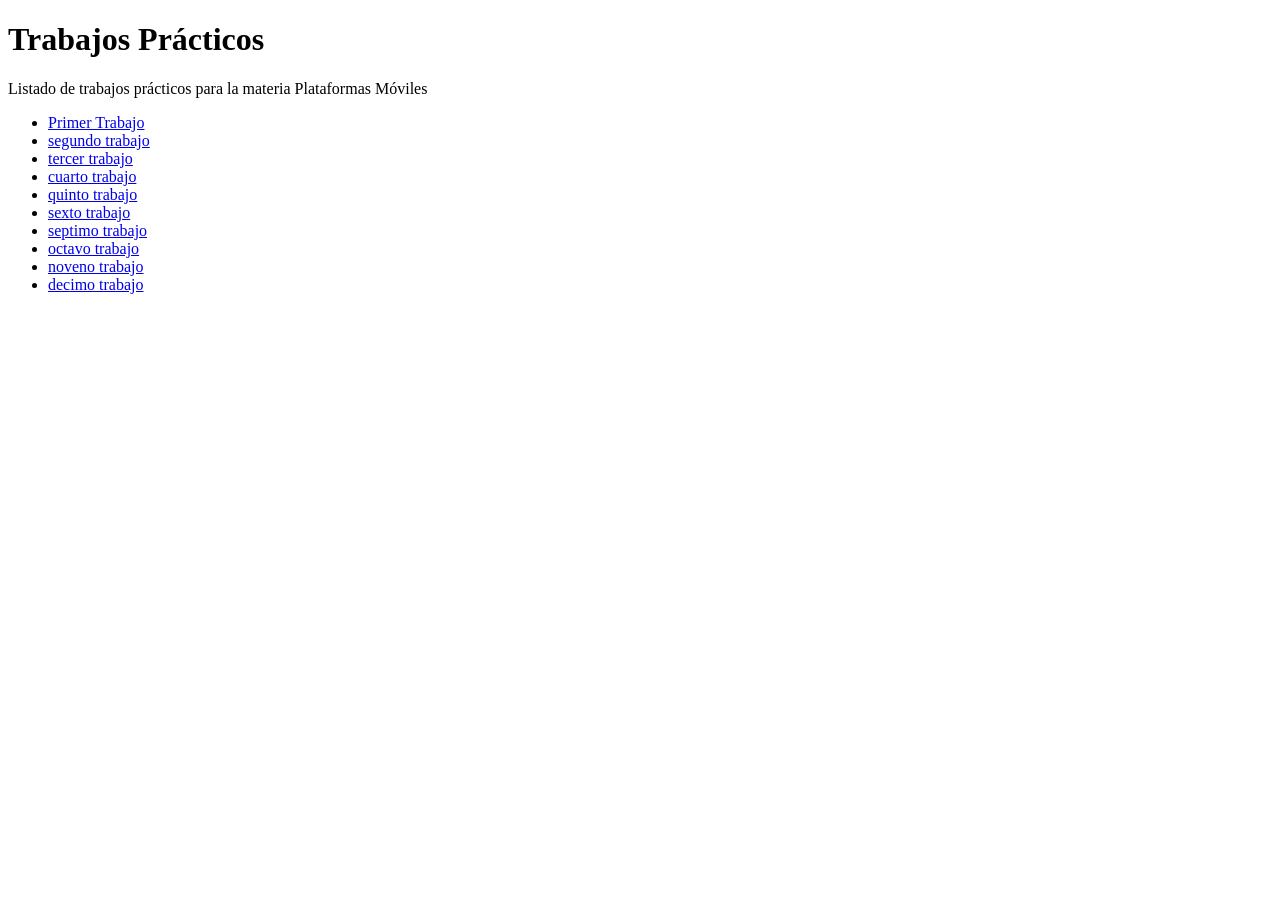
<file: index.html>
<!DOCTYPE html>
<html>
   <head>
      <title>Hola Mundo!</title>
   </head>
   <body>
     <h1>Trabajos Prácticos</h1>
     <p>Listado de trabajos prácticos para la materia Plataformas Móviles</p>
     <ul>
       <li><a href="tp-1/">Primer Trabajo</a></li>
         <li><a href="tp-2/">segundo trabajo</a></li>
           <li><a href="tp-3/"> tercer trabajo</a></li>
        <li><a href="tp-4/"> cuarto trabajo</a></li>
          <li><a href="tp-5/"> quinto trabajo</a></li>
          <li><a href="tp-6/"> sexto trabajo</a></li>
          <li><a href="tp-7/"> septimo trabajo</a></li>
            <li><a href="tp-7/"> octavo trabajo</a></li>
                <li><a href="tp-7/"> noveno trabajo</a></li>
                <li><a href="tp-7/"> decimo trabajo</a></li>
     </ul>
   </body>
</html>
</file>
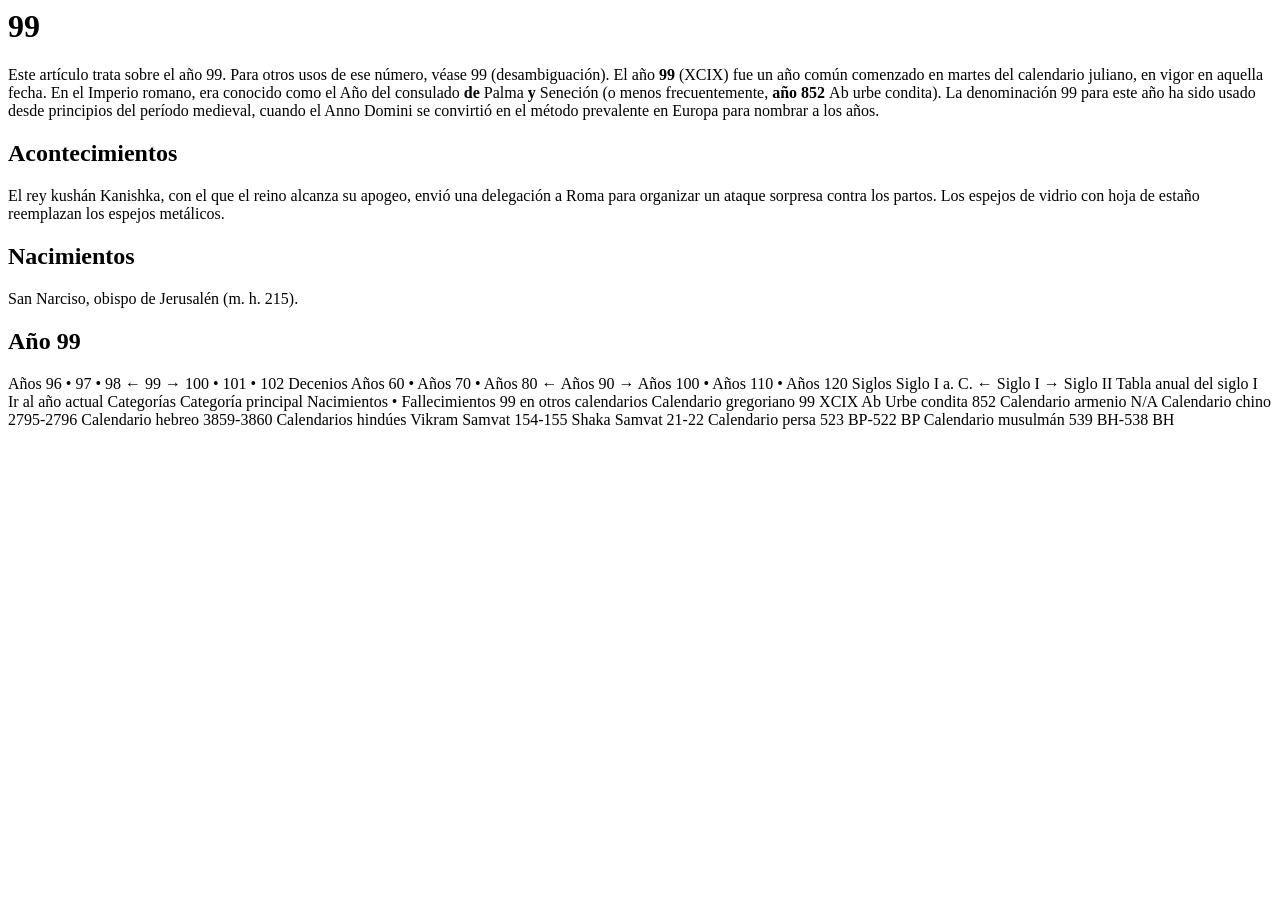
<file: tp-1/index.html>
<html>

<head>
    <title>
        99
    </title>
</head>

<body>
    <h1>
        99
    </h1>
    <p>
        Este artículo trata sobre el año 99. Para otros usos de ese número, véase 99 (desambiguación).

        El año  <strong>99 </strong>  (XCIX) fue un año común comenzado en martes del calendario juliano, en vigor en aquella fecha.

        En el Imperio romano, era conocido como el Año del consulado  <strong>de</strong>  Palma  <strong>y</strong> Seneción (o menos frecuentemente,  <strong>año
        852 </strong> Ab urbe condita). La denominación 99 para este año ha sido usado desde principios del período medieval,
        cuando el Anno Domini se convirtió en el método prevalente en Europa para nombrar a los años.

    <h2>
        Acontecimientos
    </h2>

    El rey kushán Kanishka, con el que el reino alcanza su apogeo, envió una delegación a Roma para organizar un ataque
    sorpresa contra los partos.
    Los espejos de vidrio con hoja de estaño reemplazan los espejos metálicos.
    <h2>
        Nacimientos
    </h2>
    San Narciso, obispo de Jerusalén (m. h. 215).
    </p>
    <h2>
        <strong> Año 99 </strong> 
    </h2>
    Años 96 • 97 • 98 ← 99 → 100 • 101 • 102
    Decenios Años 60 • Años 70 • Años 80 ← Años 90 → Años 100 • Años 110 • Años 120
    Siglos Siglo I a. C. ← Siglo I → Siglo II
    Tabla anual del siglo I
    Ir al año actual

    Categorías
    Categoría principal
    Nacimientos • Fallecimientos

    99 en otros calendarios
    Calendario gregoriano 99
    XCIX
    Ab Urbe condita 852
    Calendario armenio N/A
    Calendario chino 2795-2796
    Calendario hebreo 3859-3860
    Calendarios hindúes
    Vikram Samvat 154-155
    Shaka Samvat 21-22
    Calendario persa 523 BP-522 BP
    Calendario musulmán 539 BH-538 BH
</body>

</html>
</file>
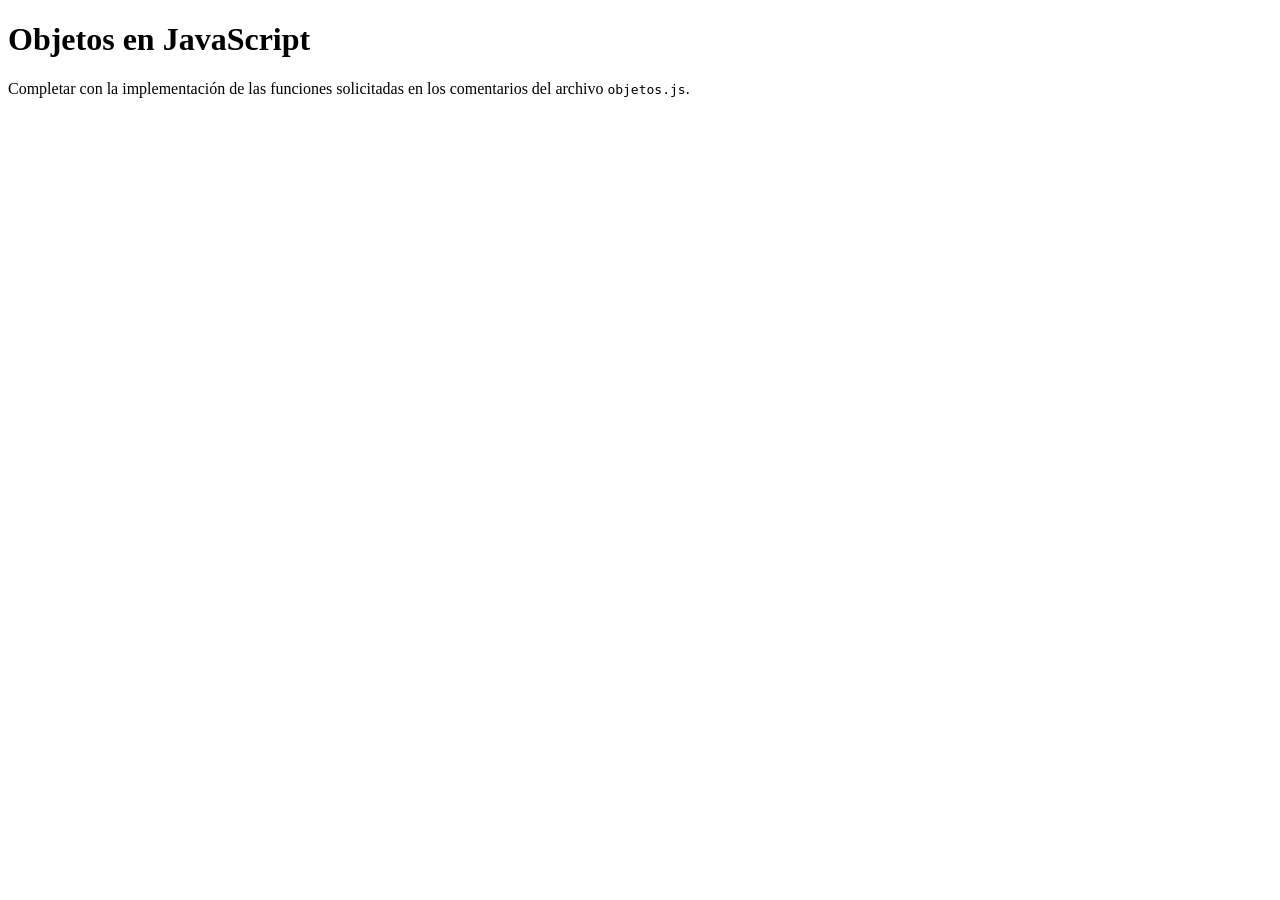
<file: tp-10/index.html>
<!DOCTYPE html>
<html>
<head>
    <meta charset="utf-8">
    <meta name="viewport" content="width=device-width, initial-scale=1">
    <title>Objetos en JavaScript</title>
</head>
<body>
    <h1>Objetos en JavaScript</h1>
    <p>Completar con la implementación de las funciones solicitadas en los comentarios del archivo <code>objetos.js</code>.</p>
    <script src="objetos.js"></script>
</body>
</html>
</file>
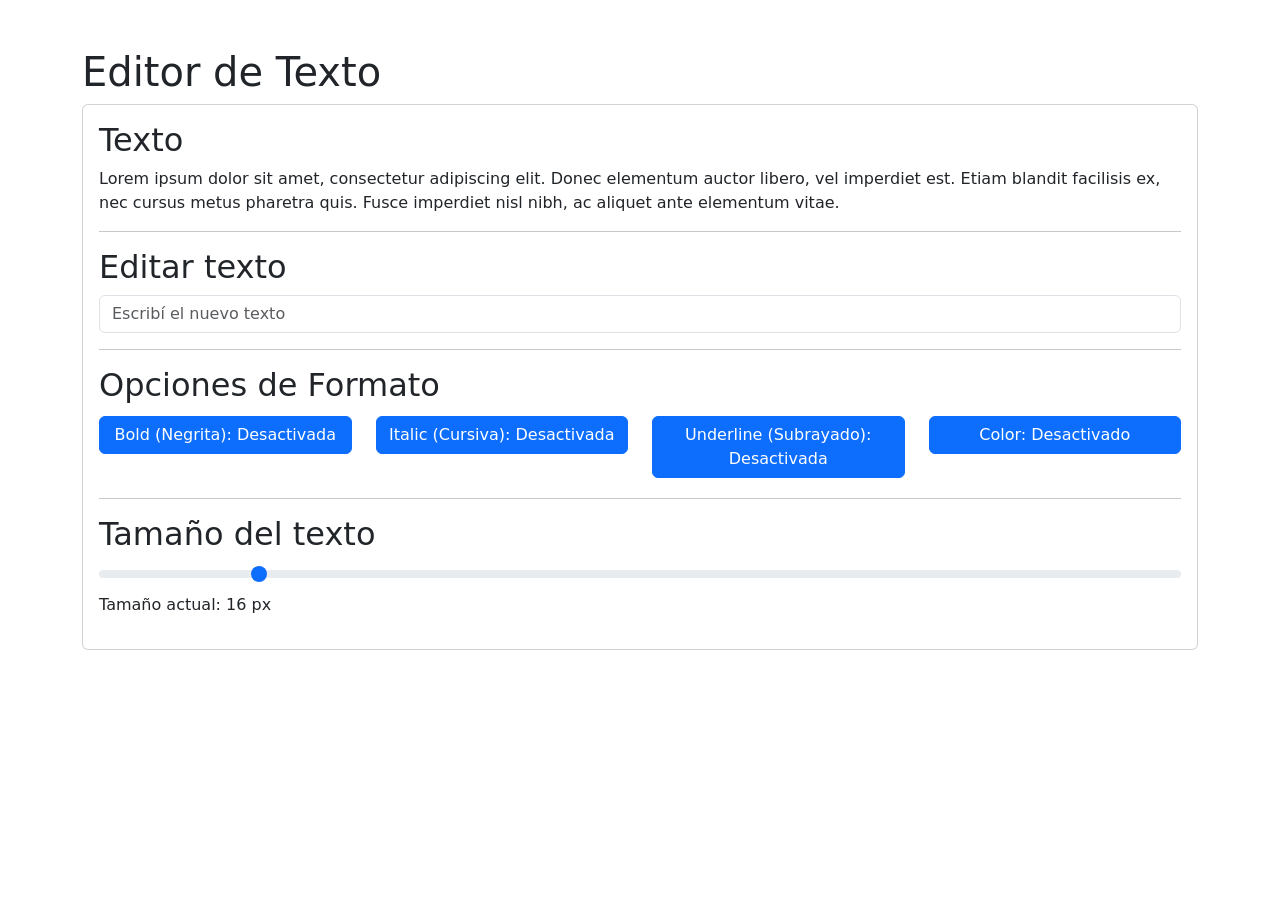
<file: tp-12/index.html>
<!DOCTYPE html>
<html>
<head>
    <meta charset="utf-8">
    <meta name="viewport" content="width=device-width, initial-scale=1">
    <title>Editor de Texto - DOM y JavaScript</title>
    <link href="https://cdn.jsdelivr.net/npm/bootstrap@5.3.6/dist/css/bootstrap.min.css" rel="stylesheet" integrity="sha384-4QG6f2aSP4eDXB8Miphtr37CMZZQ5oXLH2yaXMJ2w8e2ZtHTl7GptT4jmndRuHDT" crossorigin="anonymous">
</head>
<body>
    <div class="container my-1 my-sm-2 my-md-4 my-lg-5">
        <h1>Editor de Texto</h1>

        <div class="card">
            <div class="card-body">
                <h2>Texto</h2>

                <p class="texto" id="texto">
                    Lorem ipsum dolor sit amet, consectetur adipiscing elit. Donec elementum auctor libero, vel imperdiet est. Etiam blandit facilisis ex, nec cursus metus pharetra quis. Fusce imperdiet nisl nibh, ac aliquet ante elementum vitae.
                </p>

                <hr class="hr">

                <h2>Editar texto</h2>
                <input type="text" id="input-texto" class="form-control" placeholder="Escribí el nuevo texto">

                <hr class="hr">

                <h2>Opciones de Formato</h2>
                <div class="row">
                    <div class="col-12 col-md-3 my-1">
                        <button id="btn-negrita" class="btn d-block w-100 btn-primary" data-formato="negrita">
                            Bold (Negrita): Desactivada
                        </button>
                    </div>

                    <div class="col-12 col-md-3 my-1">
                        <button id="btn-cursiva" class="btn d-block w-100 btn-primary" data-formato="cursiva">
                            Italic (Cursiva): Desactivada
                        </button>
                    </div>

                    <div class="col-12 col-md-3 my-1">
                        <button id="btn-subrayado" class="btn d-block w-100 btn-primary" data-formato="subrayado">
                            Underline (Subrayado): Desactivada
                        </button>
                    </div>

                    <div class="col-12 col-md-3 my-1">
                        <button id="btn-color" class="btn d-block w-100 btn-primary" data-formato="color">
                            Color: Desactivado
                        </button>
                    </div>
                </div>

                <hr class="hr">

                <h2>Tamaño del texto</h2>
                <input type="range" id="tamano-texto" class="form-range" min="12" max="40" value="16">
                <p>Tamaño actual: <span id="valor-tamano">16</span> px</p>
            </div>
        </div>
    </div>

    <script src="https://cdn.jsdelivr.net/npm/bootstrap@5.3.6/dist/js/bootstrap.bundle.min.js" integrity="sha384-j1CDi7MgGQ12Z7Qab0qlWQ/Qqz24Gc6BM0thvEMVjHnfYGF0rmFCozFSxQBxwHKO" crossorigin="anonymous"></script>

    <script type="text/javascript">

        const texto = document.getElementById('texto');

  
        function funcionNegrita() {
            const boton = document.getElementById('btn-negrita');
            const activo = texto.classList.toggle('fw-bold');

            boton.classList.toggle('btn-success', activo);
            boton.classList.toggle('btn-primary', !activo);
            boton.textContent = `Bold (Negrita): ${activo ? 'Activada' : 'Desactivada'}`;
        }

     
        function funcionCursiva() {
            const boton = document.getElementById('btn-cursiva');
            const activo = texto.classList.toggle('fst-italic');

            boton.classList.toggle('btn-success', activo);
            boton.classList.toggle('btn-primary', !activo);
            boton.textContent = `Italic (Cursiva): ${activo ? 'Activada' : 'Desactivada'}`;
        }

      
        function funcionSubrayado() {
            const boton = document.getElementById('btn-subrayado');
            const activo = texto.classList.toggle('text-decoration-underline');

            boton.classList.toggle('btn-success', activo);
            boton.classList.toggle('btn-primary', !activo);
            boton.textContent = `Underline (Subrayado): ${activo ? 'Activada' : 'Desactivada'}`;
        }

      
        function funcionColor() {
            const boton = document.getElementById('btn-color');
            const activo = texto.classList.toggle('text-danger');

            boton.classList.toggle('btn-success', activo);
            boton.classList.toggle('btn-primary', !activo);
            boton.textContent = `Color: ${activo ? 'Activado' : 'Desactivado'}`;
        }

        function handlerBoton(e) {

            const funcionBoton = e.currentTarget.dataset.formato;

            switch (funcionBoton) {
                case 'negrita':
                    funcionNegrita();
                    break;

                case 'cursiva':
                    funcionCursiva();
                    break;

                case 'subrayado':
                    funcionSubrayado();
                    break;

                case 'color':
                    funcionColor();
                    break;
            }
        }

      
        document.querySelectorAll('button.btn').forEach(e =>
            e.addEventListener('click', handlerBoton)
        );

       
        document.getElementById('input-texto').addEventListener('input', function(e) {
            texto.textContent = e.target.value;
        });

        const tamanoTexto = document.getElementById('tamano-texto');
        const valorTamano = document.getElementById('valor-tamano');

        tamanoTexto.addEventListener('input', function() {
            texto.style.fontSize = tamanoTexto.value + 'px';
            valorTamano.textContent = tamanoTexto.value;
        });

    </script>
</body>
</html>
</file>
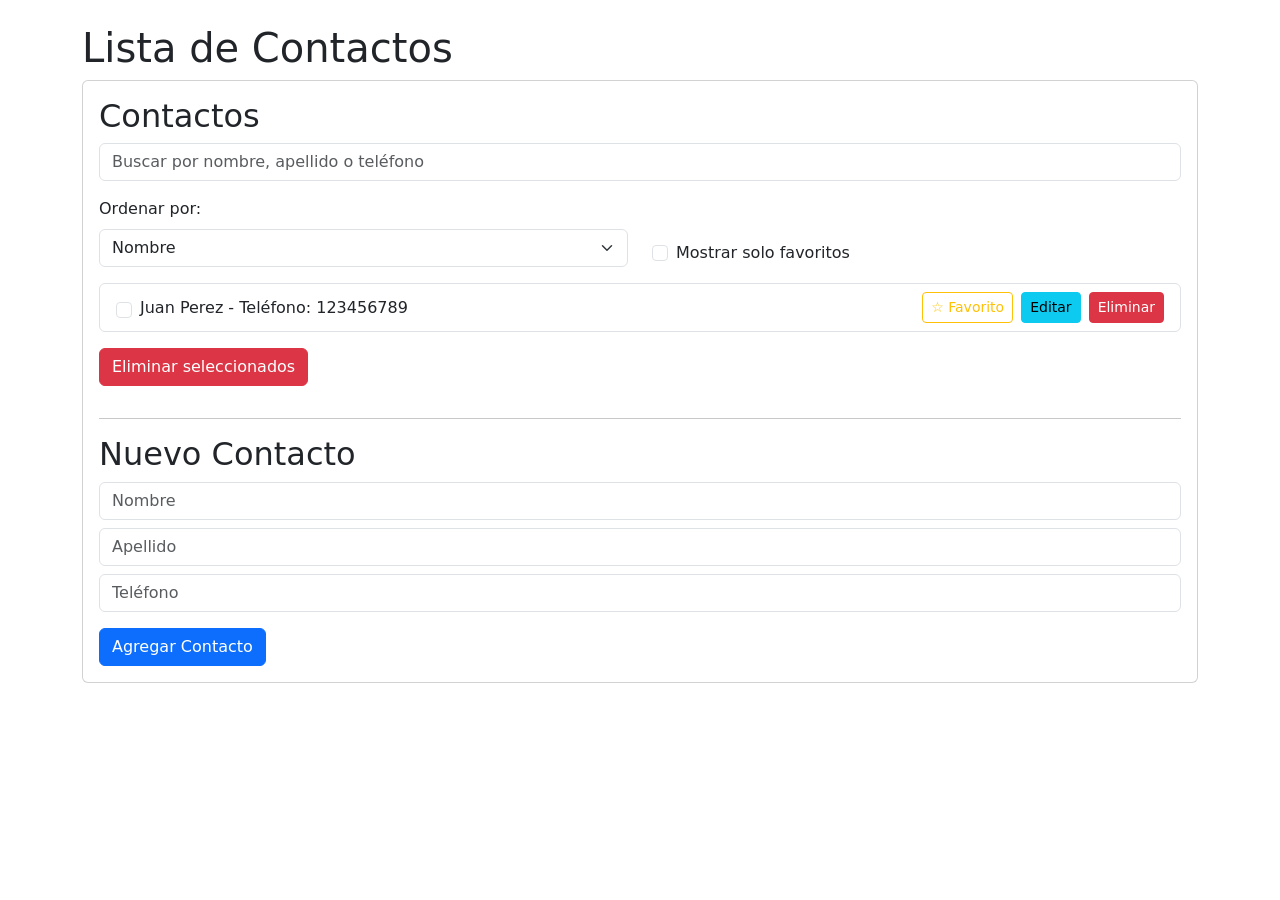
<file: tp-14/index.html>
<!DOCTYPE html>
<html>
<head>
    <meta charset="utf-8">
    <meta name="viewport" content="width=device-width, initial-scale=1">
    <title>Lista de Contactos - DOM y JavaScript</title>
    <link href="https://cdn.jsdelivr.net/npm/bootstrap@5.3.6/dist/css/bootstrap.min.css" rel="stylesheet" integrity="sha384-4QG6f2aSP4eDXB8Miphtr37CMZZQ5oXLH2yaXMJ2w8e2ZtHTl7GptT4jmndRuHDT" crossorigin="anonymous">
</head>
<body>
    <div class="container my-4">
        <h1>Lista de Contactos</h1>

        <div class="card">
            <div class="card-body">
                <h2>Contactos</h2>

                <!-- Buscador -->
                <input type="text" id="buscador" class="form-control mb-3"
                    placeholder="Buscar por nombre, apellido o teléfono">

                <!-- Opciones de orden -->
                <div class="row mb-3">
                    <div class="col-12 col-md-6">
                        <label for="ordenar" class="form-label">Ordenar por:</label>
                        <select id="ordenar" class="form-select">
                            <option value="nombre">Nombre</option>
                            <option value="apellido">Apellido</option>
                        </select>
                    </div>

                    <div class="col-12 col-md-6 d-flex align-items-end">
                        <div class="form-check">
                            <input type="checkbox" id="solo-favoritos" class="form-check-input">
                            <label for="solo-favoritos" class="form-check-label">
                                Mostrar solo favoritos
                            </label>
                        </div>
                    </div>
                </div>

                <!-- Lista de contactos -->
                <ul id="lista-contactos" class="list-group mb-3"></ul>

                <button id="eliminar-seleccionados" class="btn btn-danger mb-3">
                    Eliminar seleccionados
                </button>

                <hr>

                <h2>Nuevo Contacto</h2>

                <form id="form-producto">
                    <div class="mb-3">
                        <input type="text" class="form-control mb-2"
                            name="nombre" id="input-nombre"
                            placeholder="Nombre" required>

                        <input type="text" class="form-control mb-2"
                            name="apellido" id="input-apellido"
                            placeholder="Apellido" required>

                        <input type="tel" class="form-control"
                            name="telefono" id="input-telefono"
                            placeholder="Teléfono" required>
                    </div>

                    <button class="btn btn-primary" type="submit" id="btn-guardar">
                        Agregar Contacto
                    </button>

                    <button class="btn btn-secondary" type="button" id="btn-cancelar" hidden>
                        Cancelar edición
                    </button>
                </form>
            </div>
        </div>
    </div>

    <script src="https://cdn.jsdelivr.net/npm/bootstrap@5.3.6/dist/js/bootstrap.bundle.min.js" integrity="sha384-j1CDi7MgGQ12Z7Qab0qlWQ/Qqz24Gc6BM0thvEMVjHnfYGF0rmFCozFSxQBxwHKO" crossorigin="anonymous"></script>

    <script type="text/javascript">

        let contactos = [
            {
                id: 1,
                nombre: 'Juan',
                apellido: 'Perez',
                telefono: '123456789',
                favorito: false
            },
        ];

        let siguienteId = 2;
        let contactoEditando = null;
        let seleccionados = new Set();

        const lista = document.getElementById('lista-contactos');
        const formulario = document.getElementById('form-producto');
        const inputNombre = document.getElementById('input-nombre');
        const inputApellido = document.getElementById('input-apellido');
        const inputTelefono = document.getElementById('input-telefono');
        const botonGuardar = document.getElementById('btn-guardar');
        const botonCancelar = document.getElementById('btn-cancelar');

    
        function agregarContacto(nombre, apellido, telefono) {
            const nuevoContacto = {
                id: siguienteId,
                nombre: nombre,
                apellido: apellido,
                telefono: telefono,
                favorito: false
            };

            contactos.push(nuevoContacto);
            siguienteId++;

            mostrarListado();
        }

   
        function mostrarListado() {
            lista.innerHTML = '';

            const busqueda = document.getElementById('buscador').value.toLowerCase();
            const orden = document.getElementById('ordenar').value;
            const soloFavoritos = document.getElementById('solo-favoritos').checked;

            let contactosMostrar = [...contactos];

            // Filtrar por favoritos
            if (soloFavoritos) {
                contactosMostrar = contactosMostrar.filter(contacto => contacto.favorito);
            }

            contactosMostrar = contactosMostrar.filter(contacto =>
                contacto.nombre.toLowerCase().includes(busqueda) ||
                contacto.apellido.toLowerCase().includes(busqueda) ||
                contacto.telefono.toLowerCase().includes(busqueda)
            );

            contactosMostrar.sort((a, b) =>
                a[orden].localeCompare(b[orden], 'es', { sensitivity: 'base' })
            );

            if (contactosMostrar.length === 0) {
                const mensaje = document.createElement('li');
                mensaje.className = 'list-group-item';
                mensaje.textContent = 'No se encontraron contactos.';
                lista.appendChild(mensaje);
                return;
            }

            contactosMostrar.forEach(contacto => {
                const elemento = document.createElement('li');
                elemento.className = 'list-group-item d-flex flex-wrap justify-content-between align-items-center gap-2';

                const informacion = document.createElement('div');
                informacion.className = 'd-flex align-items-center gap-2';

                const checkbox = document.createElement('input');
                checkbox.type = 'checkbox';
                checkbox.checked = seleccionados.has(contacto.id);
                checkbox.className = 'form-check-input';

                checkbox.addEventListener('change', function() {
                    if (checkbox.checked) {
                        seleccionados.add(contacto.id);
                    } else {
                        seleccionados.delete(contacto.id);
                    }
                });

                const datos = document.createElement('span');
                datos.textContent = `${contacto.nombre} ${contacto.apellido} - Teléfono: ${contacto.telefono}`;

                informacion.appendChild(checkbox);
                informacion.appendChild(datos);

                // Botón de favorito
                const botonFavorito = document.createElement('button');
                botonFavorito.className = contacto.favorito
                    ? 'btn btn-warning btn-sm'
                    : 'btn btn-outline-warning btn-sm';

                botonFavorito.textContent = contacto.favorito
                    ? '★ Favorito'
                    : '☆ Favorito';

                botonFavorito.addEventListener('click', function() {
                    contacto.favorito = !contacto.favorito;
                    mostrarListado();
                });

    
                const botonEditar = document.createElement('button');
                botonEditar.className = 'btn btn-info btn-sm';
                botonEditar.textContent = 'Editar';

                botonEditar.addEventListener('click', function() {
                    editarContacto(contacto.id);
                });

             
                const botonEliminar = document.createElement('button');
                botonEliminar.className = 'btn btn-danger btn-sm';
                botonEliminar.textContent = 'Eliminar';

                botonEliminar.addEventListener('click', function() {
                    eliminarContacto(contacto.id);
                });

                const acciones = document.createElement('div');
                acciones.className = 'd-flex flex-wrap gap-2';

                acciones.appendChild(botonFavorito);
                acciones.appendChild(botonEditar);
                acciones.appendChild(botonEliminar);

                elemento.appendChild(informacion);
                elemento.appendChild(acciones);

                lista.appendChild(elemento);
            });
        }

      
        function editarContacto(id) {
            const contacto = contactos.find(c => c.id === id);

            if (!contacto) return;

            contactoEditando = id;

            inputNombre.value = contacto.nombre;
            inputApellido.value = contacto.apellido;
            inputTelefono.value = contacto.telefono;

            botonGuardar.textContent = 'Guardar cambios';
            botonCancelar.hidden = false;

            formulario.scrollIntoView({ behavior: 'smooth' });
        }

       
        function eliminarContacto(id) {
            contactos = contactos.filter(contacto => contacto.id !== id);
            seleccionados.delete(id);

            mostrarListado();
        }

    
        function eliminarSeleccionados() {
            contactos = contactos.filter(contacto =>
                !seleccionados.has(contacto.id)
            );

            seleccionados.clear();
            mostrarListado();
        }


        function handlerFormulario(e) {
            e.preventDefault();

            const nombre = inputNombre.value.trim();
            const apellido = inputApellido.value.trim();
            const telefono = inputTelefono.value.trim();

            if (nombre === '' || apellido === '' || telefono === '') {
                alert('Completá todos los campos.');
                return;
            }

            if (contactoEditando !== null) {
                const contacto = contactos.find(c => c.id === contactoEditando);

                if (contacto) {
                    contacto.nombre = nombre;
                    contacto.apellido = apellido;
                    contacto.telefono = telefono;
                }

                contactoEditando = null;
                botonGuardar.textContent = 'Agregar Contacto';
                botonCancelar.hidden = true;

            } else {
                agregarContacto(nombre, apellido, telefono);
            }

            formulario.reset();
            mostrarListado();
        }

        // Enviar formulario
        formulario.addEventListener('submit', handlerFormulario);

        // Cancelar edición
        botonCancelar.addEventListener('click', function() {
            contactoEditando = null;
            formulario.reset();

            botonGuardar.textContent = 'Agregar Contacto';
            botonCancelar.hidden = true;
        });

        document.getElementById('buscador').addEventListener('input', mostrarListado);

        document.getElementById('ordenar').addEventListener('change', mostrarListado);

      
        document.getElementById('solo-favoritos').addEventListener('change', mostrarListado);

     
        document.getElementById('eliminar-seleccionados').addEventListener('click', eliminarSeleccionados);


        mostrarListado();

    </script>
</body>
</html>
</file>
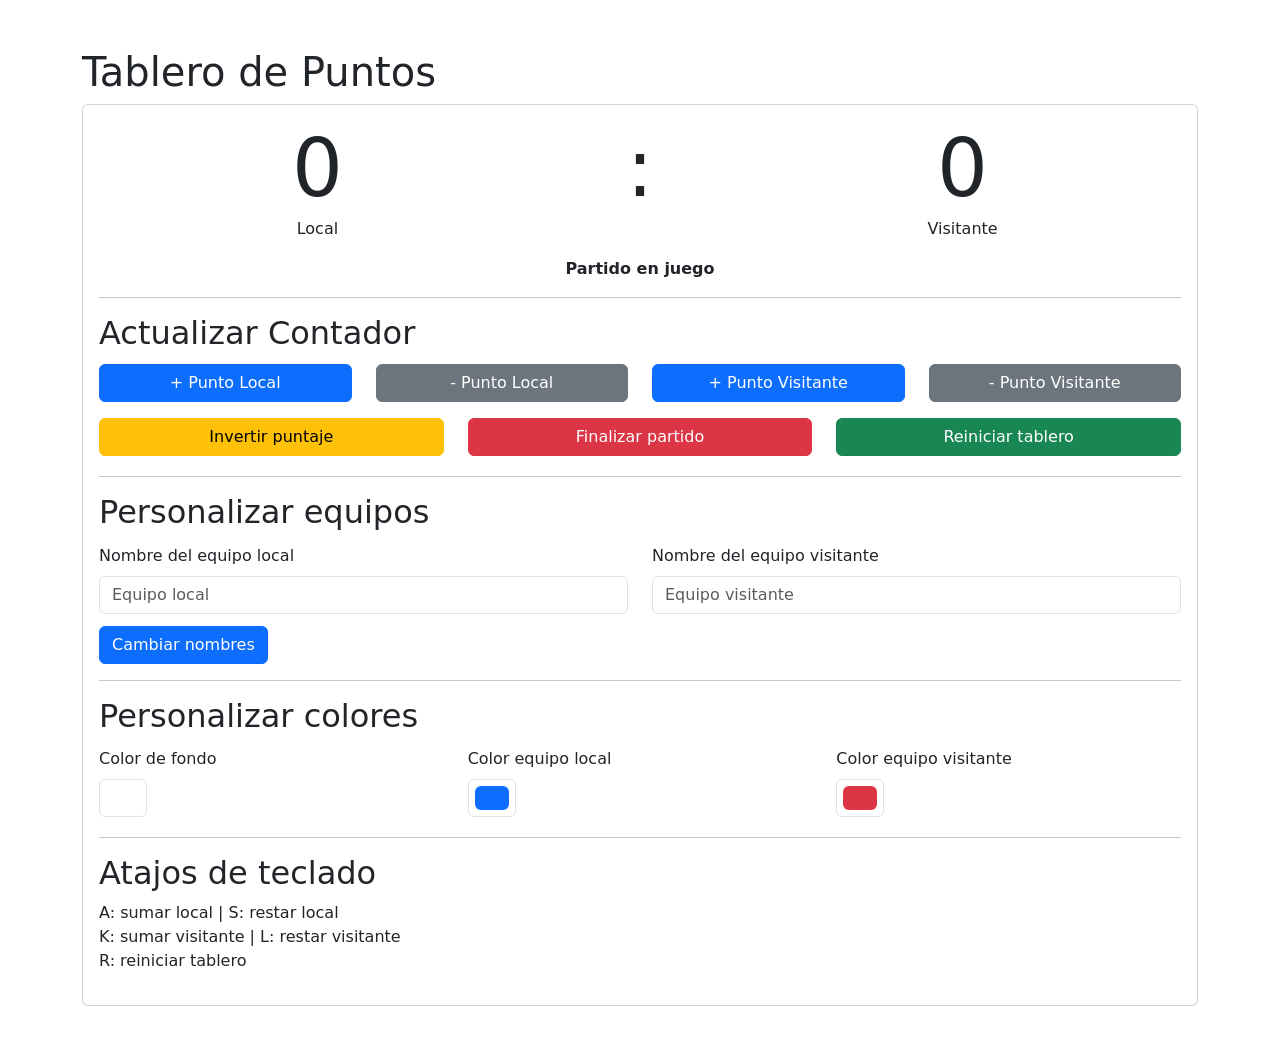
<file: tp-15/index.html>
<!DOCTYPE html>
<html>
<head>
    <meta charset="utf-8">
    <meta name="viewport" content="width=device-width, initial-scale=1">
    <title>Tablero de Puntos - DOM y JavaScript</title>
    <link href="https://cdn.jsdelivr.net/npm/bootstrap@5.3.6/dist/css/bootstrap.min.css" rel="stylesheet" integrity="sha384-4Q6Gf2aSP4eDXB8Miphtr37CMZZQ5oXLH2yaXMJ2w8e2ZtHTl7GptT4jmndRuHDT" crossorigin="anonymous">
</head>
<body>
    <div class="container my-1 my-sm-2 my-md-4 my-lg-5">
        <h1>Tablero de Puntos</h1>

        <div class="card">
            <div class="card-body">

                <div class="row text-center">
                    <div class="col-5">
                        <span class="display-1" id="puntos-local">0</span>
                        <p class="m-0" id="nombre-local">Local</p>
                    </div>

                    <div class="col-2">
                        <span class="display-1">:</span>
                    </div>

                    <div class="col-5">
                        <span class="display-1" id="puntos-visitante">0</span>
                        <p class="m-0" id="nombre-visitante">Visitante</p>
                    </div>
                </div>

                <p id="estado-partido" class="text-center fw-bold mt-3">
                    Partido en juego
                </p>

                <hr class="hr">

                <h2>Actualizar Contador</h2>

                <div class="row">
                    <div class="col-12 col-sm-3 my-1">
                        <button id="sumar-local" class="btn d-block w-100 btn-primary">
                            + Punto Local
                        </button>
                    </div>

                    <div class="col-12 col-sm-3 my-1">
                        <button id="restar-local" class="btn d-block w-100 btn-secondary">
                            - Punto Local
                        </button>
                    </div>

                    <div class="col-12 col-sm-3 my-1">
                        <button id="sumar-visitante" class="btn d-block w-100 btn-primary">
                            + Punto Visitante
                        </button>
                    </div>

                    <div class="col-12 col-sm-3 my-1">
                        <button id="restar-visitante" class="btn d-block w-100 btn-secondary">
                            - Punto Visitante
                        </button>
                    </div>
                </div>

                <div class="row mt-2">
                    <div class="col-12 col-md-4 my-1">
                        <button id="invertir" class="btn btn-warning d-block w-100">
                            Invertir puntaje
                        </button>
                    </div>

                    <div class="col-12 col-md-4 my-1">
                        <button id="finalizar" class="btn btn-danger d-block w-100">
                            Finalizar partido
                        </button>
                    </div>

                    <div class="col-12 col-md-4 my-1">
                        <button id="reiniciar" class="btn btn-success d-block w-100">
                            Reiniciar tablero
                        </button>
                    </div>
                </div>

                <hr>

                <h2>Personalizar equipos</h2>

                <div class="row">
                    <div class="col-12 col-md-6 my-1">
                        <label for="input-local" class="form-label">Nombre del equipo local</label>
                        <input type="text" id="input-local" class="form-control" placeholder="Equipo local">
                    </div>

                    <div class="col-12 col-md-6 my-1">
                        <label for="input-visitante" class="form-label">Nombre del equipo visitante</label>
                        <input type="text" id="input-visitante" class="form-control" placeholder="Equipo visitante">
                    </div>
                </div>

                <button id="cambiar-nombres" class="btn btn-primary mt-2">
                    Cambiar nombres
                </button>

                <hr>

                <h2>Personalizar colores</h2>

                <div class="row">
                    <div class="col-12 col-md-4 my-1">
                        <label for="color-fondo" class="form-label">Color de fondo</label>
                        <input type="color" id="color-fondo" class="form-control form-control-color" value="#ffffff">
                    </div>

                    <div class="col-12 col-md-4 my-1">
                        <label for="color-local" class="form-label">Color equipo local</label>
                        <input type="color" id="color-local" class="form-control form-control-color" value="#0d6efd">
                    </div>

                    <div class="col-12 col-md-4 my-1">
                        <label for="color-visitante" class="form-label">Color equipo visitante</label>
                        <input type="color" id="color-visitante" class="form-control form-control-color" value="#dc3545">
                    </div>
                </div>

                <hr>

                <h2>Atajos de teclado</h2>
                <p>
                    A: sumar local | S: restar local<br>
                    K: sumar visitante | L: restar visitante<br>
                    R: reiniciar tablero
                </p>

            </div>
        </div>
    </div>

    <script src="https://cdn.jsdelivr.net/npm/bootstrap@5.3.6/dist/js/bootstrap.bundle.min.js" integrity="sha384-j1CDi7MgGQ12Z7Qab0qlWQ/Qqz24Gc6BM0thvEMVjHnfYGF0rmFCozFSxQBxwHKO" crossorigin="anonymous"></script>

    <script type="text/javascript">

        let puntosLocal = 0;
        let puntosVisitante = 0;
        let partidoFinalizado = false;

        const marcadorLocal = document.getElementById('puntos-local');
        const marcadorVisitante = document.getElementById('puntos-visitante');

        const botonesPuntaje = [
            document.getElementById('sumar-local'),
            document.getElementById('restar-local'),
            document.getElementById('sumar-visitante'),
            document.getElementById('restar-visitante')
        ];

        function actualizarTablero() {
            marcadorLocal.textContent = puntosLocal;
            marcadorVisitante.textContent = puntosVisitante;
        }

        function sumarLocal() {
            if (partidoFinalizado) return;

            puntosLocal++;
            actualizarTablero();
        }

     
        function restarLocal() {
            if (partidoFinalizado) return;

            if (puntosLocal > 0) {
                puntosLocal--;
                actualizarTablero();
            }
        }


        function sumarVisitante() {
            if (partidoFinalizado) return;

            puntosVisitante++;
            actualizarTablero();
        }

        function restarVisitante() {
            if (partidoFinalizado) return;

            if (puntosVisitante > 0) {
                puntosVisitante--;
                actualizarTablero();
            }
        }

        function invertirPuntaje() {
            if (partidoFinalizado) return;

            let auxiliar = puntosLocal;
            puntosLocal = puntosVisitante;
            puntosVisitante = auxiliar;

            actualizarTablero();
        }

    
        function finalizarPartido() {
            partidoFinalizado = true;

            botonesPuntaje.forEach(boton => {
                boton.disabled = true;
            });

            document.getElementById('estado-partido').textContent = 'Partido finalizado';
        }

       
        function reiniciarTablero() {
            puntosLocal = 0;
            puntosVisitante = 0;
            partidoFinalizado = false;

            botonesPuntaje.forEach(boton => {
                boton.disabled = false;
            });

            document.getElementById('estado-partido').textContent = 'Partido en juego';

            actualizarTablero();
        }

      
        function cambiarNombres() {
            const nombreLocal = document.getElementById('input-local').value.trim();
            const nombreVisitante = document.getElementById('input-visitante').value.trim();

            if (nombreLocal !== '') {
                document.getElementById('nombre-local').textContent = nombreLocal;
            }

            if (nombreVisitante !== '') {
                document.getElementById('nombre-visitante').textContent = nombreVisitante;
            }
        }

        function cambiarColores() {
            const colorFondo = document.getElementById('color-fondo').value;
            const colorLocal = document.getElementById('color-local').value;
            const colorVisitante = document.getElementById('color-visitante').value;

            document.body.style.backgroundColor = colorFondo;
            marcadorLocal.style.color = colorLocal;
            marcadorVisitante.style.color = colorVisitante;
        }

        document.getElementById('sumar-local').addEventListener('click', sumarLocal);
        document.getElementById('restar-local').addEventListener('click', restarLocal);
        document.getElementById('sumar-visitante').addEventListener('click', sumarVisitante);
        document.getElementById('restar-visitante').addEventListener('click', restarVisitante);

        document.getElementById('invertir').addEventListener('click', invertirPuntaje);
        document.getElementById('finalizar').addEventListener('click', finalizarPartido);
        document.getElementById('reiniciar').addEventListener('click', reiniciarTablero);

        document.getElementById('cambiar-nombres').addEventListener('click', cambiarNombres);

        document.getElementById('color-fondo').addEventListener('input', cambiarColores);
        document.getElementById('color-local').addEventListener('input', cambiarColores);
        document.getElementById('color-visitante').addEventListener('input', cambiarColores);

      
        document.addEventListener('keydown', function(e) {

            if (e.target.tagName === 'INPUT') return;

            switch (e.key.toLowerCase()) {
                case 'a':
                    sumarLocal();
                    break;

                case 's':
                    restarLocal();
                    break;

                case 'k':
                    sumarVisitante();
                    break;

                case 'l':
                    restarVisitante();
                    break;

                case 'r':
                    reiniciarTablero();
                    break;
            }
        });

      
        actualizarTablero();

    </script>
</body>
</html>

</html>
</file>
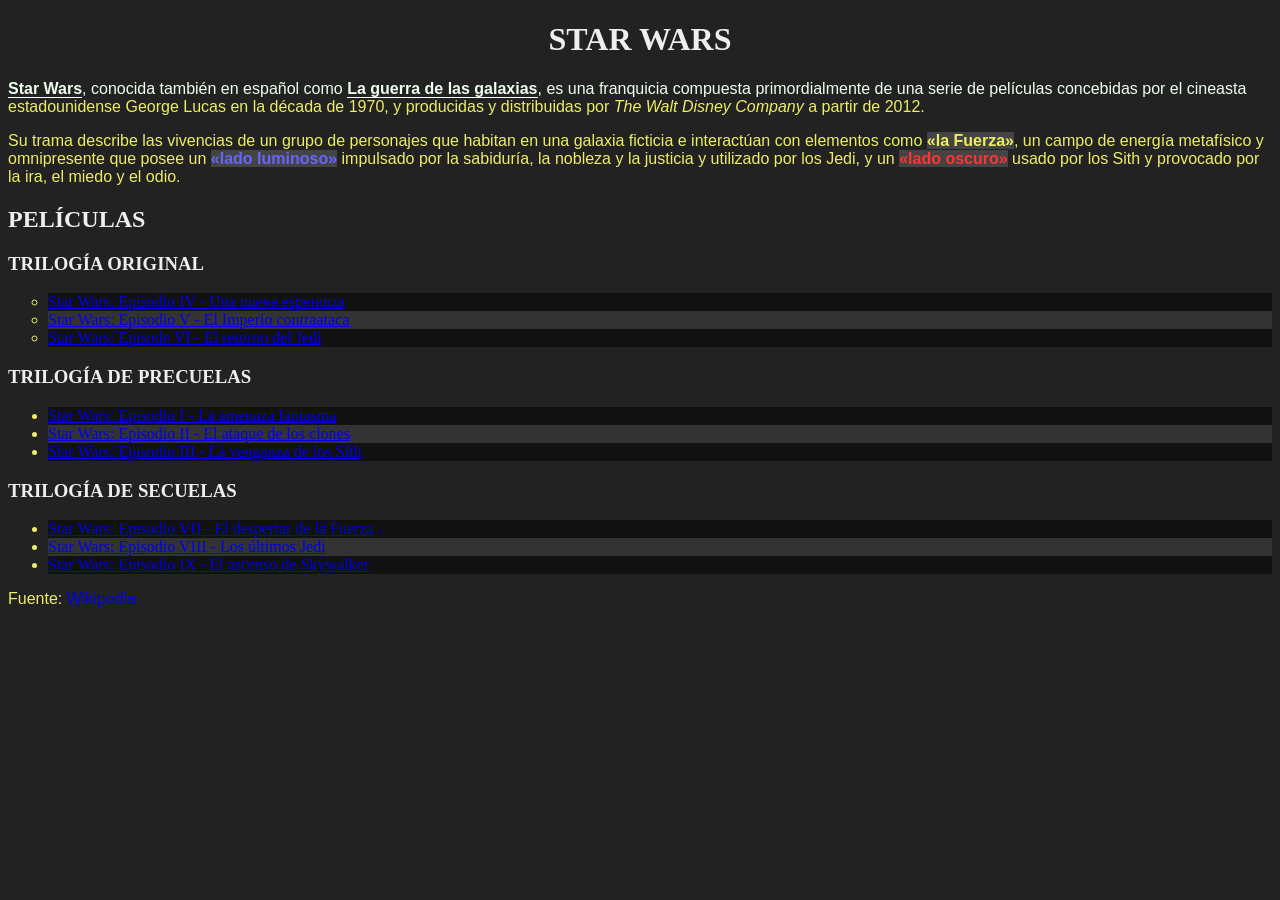
<file: tp-2/index.html>
<!DOCTYPE html>
<html>
<head>
    <meta charset="utf-8">
    <meta name="viewport" content="width=device-width, initial-scale=1">
    <title>TP2 - Selectores CSS</title>
    <style>
        /* ── Consigna 2.1 ── */
        body {
            background-color: #222;
            color: #ee6;
        }

        /* ── Consigna 2.2 ── */
        h1 {
            text-align: center;
        }

        /* ── Consigna 2.3 ── */
        p {
            font-family: sans-serif;
        }

        /* ── Consigna 2.4 ── */
        h1, h2, h3 {
            color: #eee;
        }

        /* ── Consigna 2.5 ── */
        strong {
            border-bottom: 1px solid white;
        }

        /* ── Consigna 2.6 ── */
        .the-force {
            background-color: #444;
            font-weight: bold;
        }

        /* ── Consigna 2.7 ── */
        .light-side {
            color: #66f;
        }

        .dark-side {
            color: #f33;
        }

        /* ── Consigna 2.8 ── */
        #og-trilogy li {
            list-style-type: circle;
        }

        /* ── Consigna 2.9 ── */
        .movies-list:nth-child(2) {
            padding-left: 60px;
        }

        /* ── Consigna 2.10 ── */
        .movies-list:nth-child(3) li:last-child {
            margin-top: 20px;
        }

        /* ── Bonus 3.1 ── */
        h1, h2, h3 {
            text-transform: uppercase;
        }

        /* ── Bonus 3.2 ── */
        p:first-of-type::first-line {
            color: #efe;
        }

        /* ── Bonus 3.3 ── */
        h1:hover {
            color: #ee6;
        }

        /* ── Bonus 3.4 ── */
        a:visited {
            color: gray;
        }

        /* ── Bonus 3.5 ── */
        a:not([href]) {
            font-style: italic;
        }

        /* ── Bonus 3.6 ── */
        .movies-list li:nth-child(odd) {
            background-color: #111;
        }

        .movies-list li:nth-child(even) {
            background-color: #333;
        }
    </style>
</head>
<body>
    <h1>Star Wars</h1>
    <p><strong>Star Wars</strong>, conocida también en español como <strong>La guerra de las galaxias</strong>, es una franquicia compuesta primordialmente de una serie de películas concebidas por el cineasta estadounidense George Lucas en la década de 1970, y producidas y distribuidas por <a>The Walt Disney Company</a> a partir de 2012.</p>
    <p>Su trama describe las vivencias de un grupo de personajes que habitan en una galaxia ficticia e interactúan con elementos como <span class="the-force">«la Fuerza»</span>, un campo de energía metafísico y omnipresente que posee un <span class="the-force light-side">«lado luminoso»</span> impulsado por la sabiduría, la nobleza y la justicia y utilizado por los Jedi, y un <span class="the-force dark-side">«lado oscuro»</span> usado por los Sith y provocado por la ira, el miedo y el odio.</p>
    <h2>Películas</h2>
    <h3>Trilogía Original</h3>
    <ul id="og-trilogy" class="movies-list">
        <li><a href="https://es.wikipedia.org/wiki/Star_Wars:_Episodio_IV_-_Una_nueva_esperanza">Star Wars: Episodio IV - Una nueva esperanza</a></li>
        <li><a href="https://es.wikipedia.org/wiki/Star_Wars:_Episodio_V_-_El_Imperio_contraataca">Star Wars: Episodio V - El Imperio contraataca</a></li>
        <li><a href="https://es.wikipedia.org/wiki/Star_Wars:_Episode_VI_-_Return_of_the_Jedi">Star Wars: Episode VI - El retorno del Jedi</a></li>
    </ul>
    <h3>Trilogía de precuelas</h3>
    <ul class="movies-list">
        <li><a href="https://es.wikipedia.org/wiki/Star_Wars:_Episodio_I_-_La_amenaza_fantasma">Star Wars: Episodio I - La amenaza fantasma</a></li>
        <li><a href="https://es.wikipedia.org/wiki/Star_Wars:_Episodio_II_-_El_ataque_de_los_clones">Star Wars: Episodio II - El ataque de los clones</a></li>
        <li><a href="https://es.wikipedia.org/wiki/Star_Wars:_Episodio_III_-_La_venganza_de_los_Sith">Star Wars: Episodio III - La venganza de los Sith</a></li>
    </ul>
    <h3>Trilogía de secuelas</h3>
    <ul class="movies-list">
        <li><a href="https://es.wikipedia.org/wiki/Star_Wars:_Episodio_VII_-_El_despertar_de_la_Fuerza">Star Wars: Episodio VII - El despertar de la Fuerza</a></li>
        <li><a href="https://es.wikipedia.org/wiki/Star_Wars:_Episodio_VIII_-_Los_últimos_Jedi">Star Wars: Episodio VIII - Los últimos Jedi</a></li>
        <li><a href="https://es.wikipedia.org/wiki/Star_Wars:_Episodio_IX_-_El_ascenso_de_Skywalker">Star Wars: Episodio IX - El ascenso de Skywalker</a></li>
    </ul>
    <p>Fuente: <a href="https://es.wikipedia.org/wiki/Star_Wars">Wikipedia</a></p>
</body>
</html>
</file>
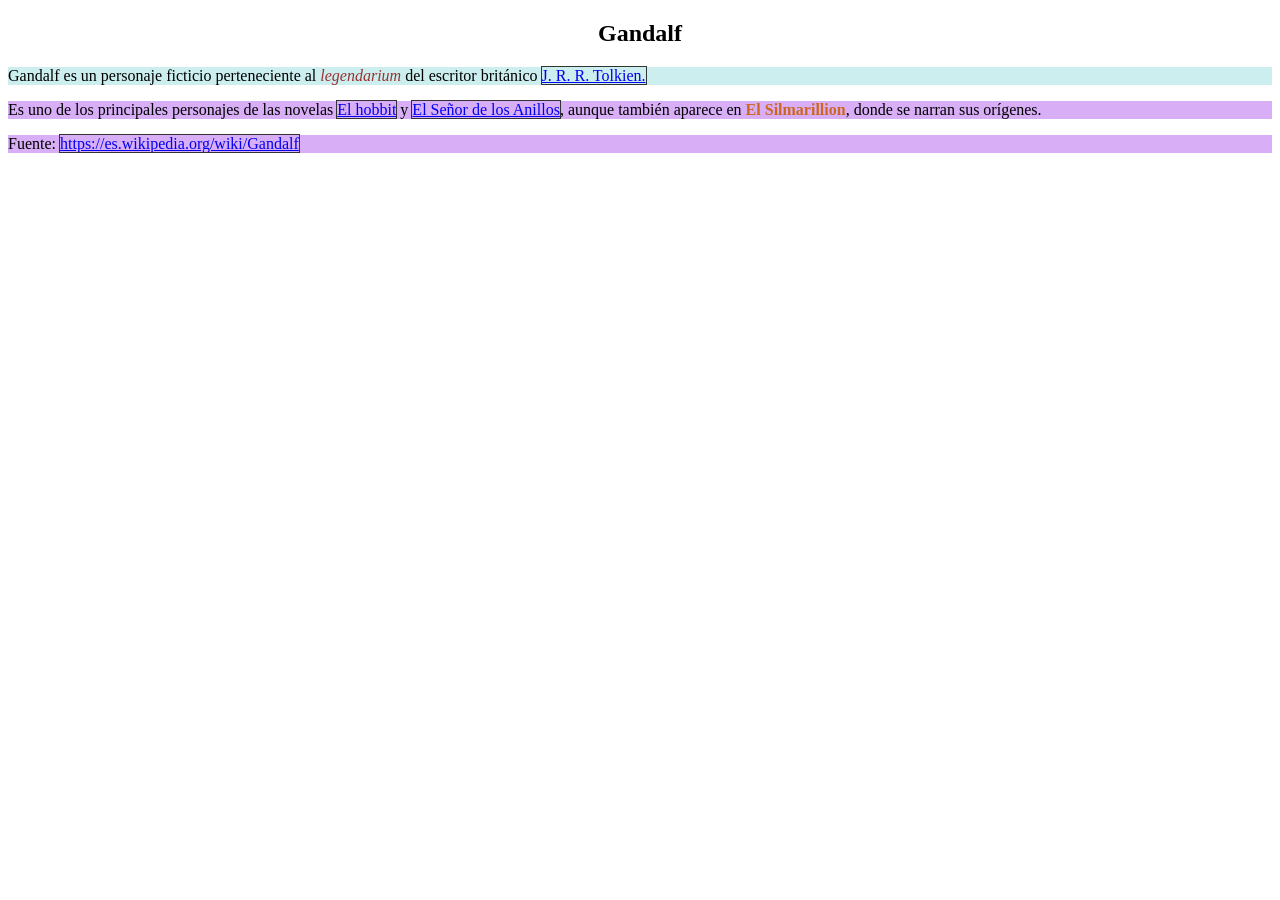
<file: tp-3/index.html>
<!DOCTYPE html>
<html lang="es">
<head>
	<meta charset="utf-8">
	<meta name="viewport" content="width=device-width, initial-scale=1">
	<title>TP3 - Especificidad CSS</title>
	<link rel="stylesheet" type="text/css" href="styles.css">
</head>
<body>
	<article id="contenedor">
		<h1 class="titulo">Gandalf</h1>
		
		<p id="primer-parrafo" class="importante parrafo">
			Gandalf es un personaje ficticio perteneciente al <em>legendarium</em> del escritor británico <a href="https://es.wikipedia.org/wiki/J._R._R._Tolkien">J. R. R. Tolkien.</a>
		</p>
		
		<p class="novelas parrafo">
			Es uno de los principales personajes de las novelas <a href="https://es.wikipedia.org/wiki/El_hobbit">El hobbit</a> y <a href="https://es.wikipedia.org/wiki/El_Señor_de_los_Anillos">El Señor de los Anillos</a>, aunque también aparece en <span class="complicado" style="color: #622">El Silmarillion</span>, donde se narran sus orígenes.
		</p>
	</article>

	<p class="fuente parrafo">
		Fuente: <a href="https://es.wikipedia.org/wiki/Gandalf">https://es.wikipedia.org/wiki/Gandalf</a>
	</p>
</body>
</html>
</file>
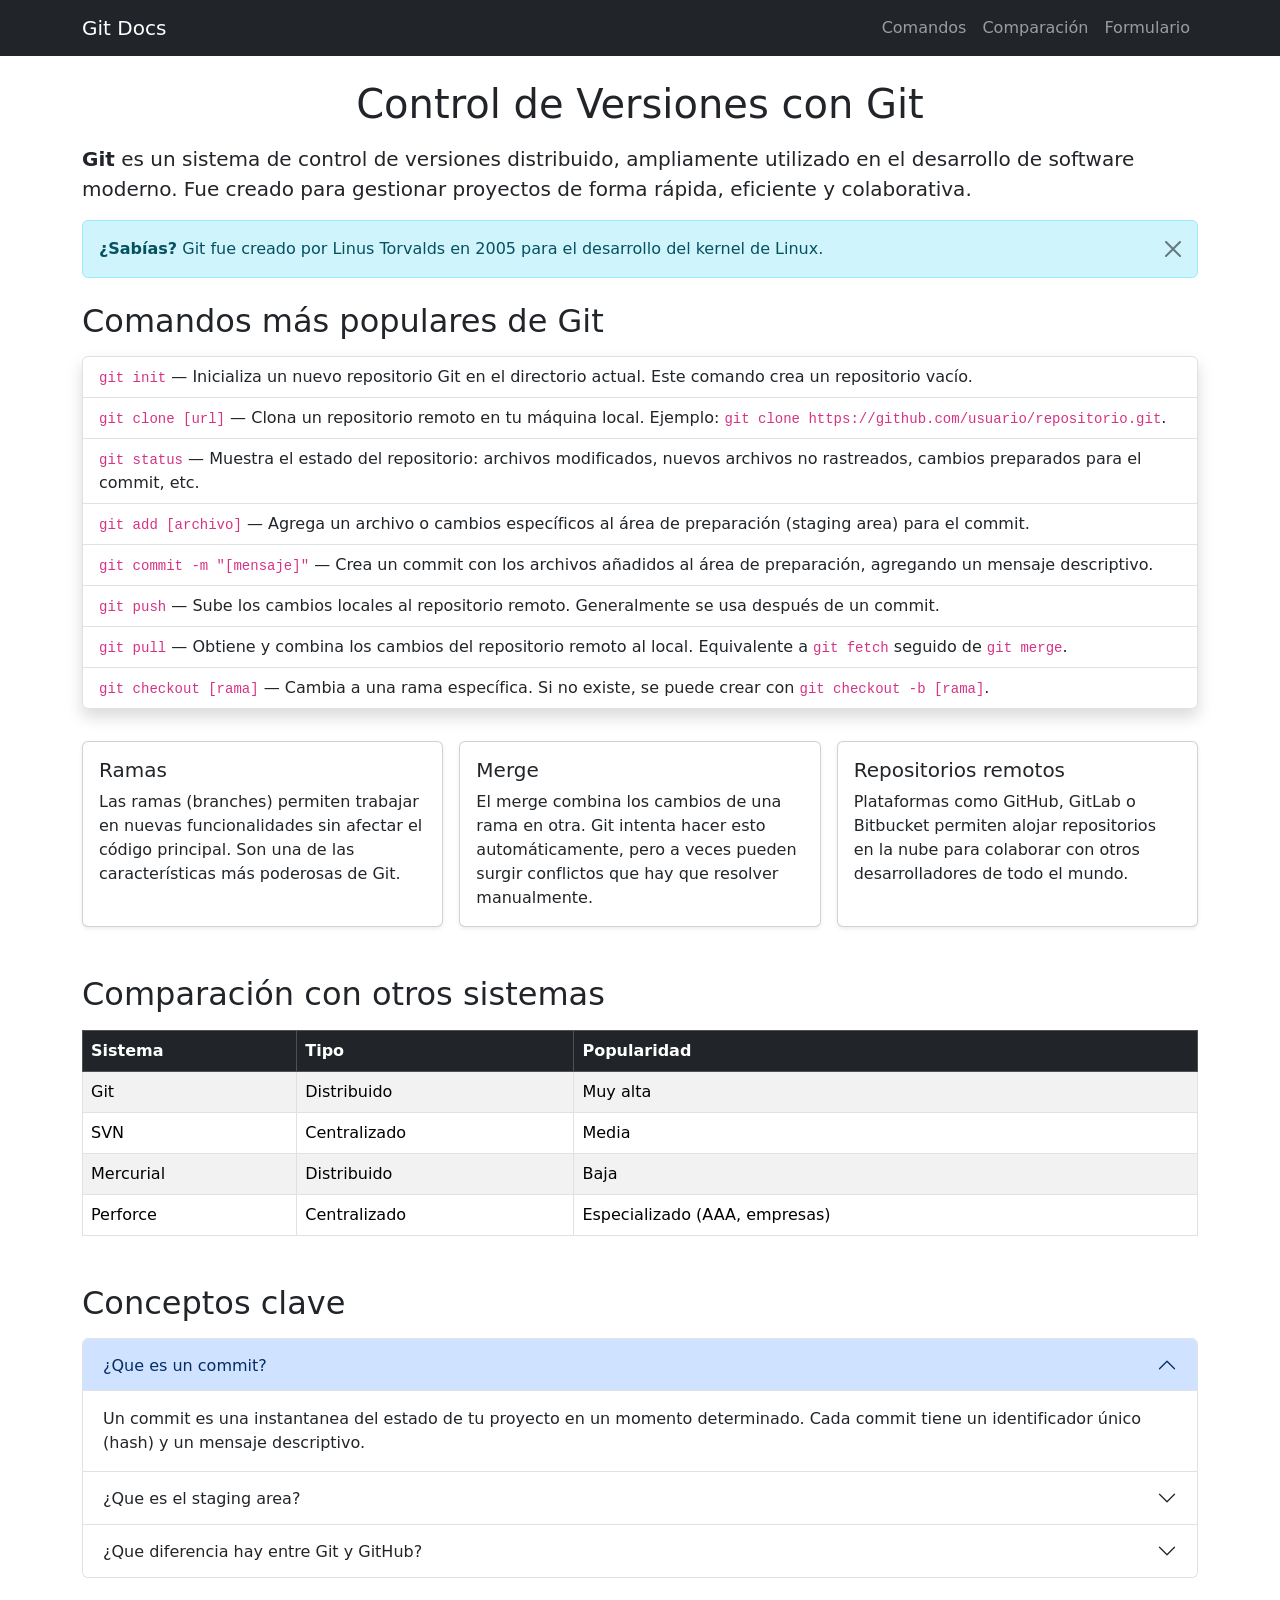
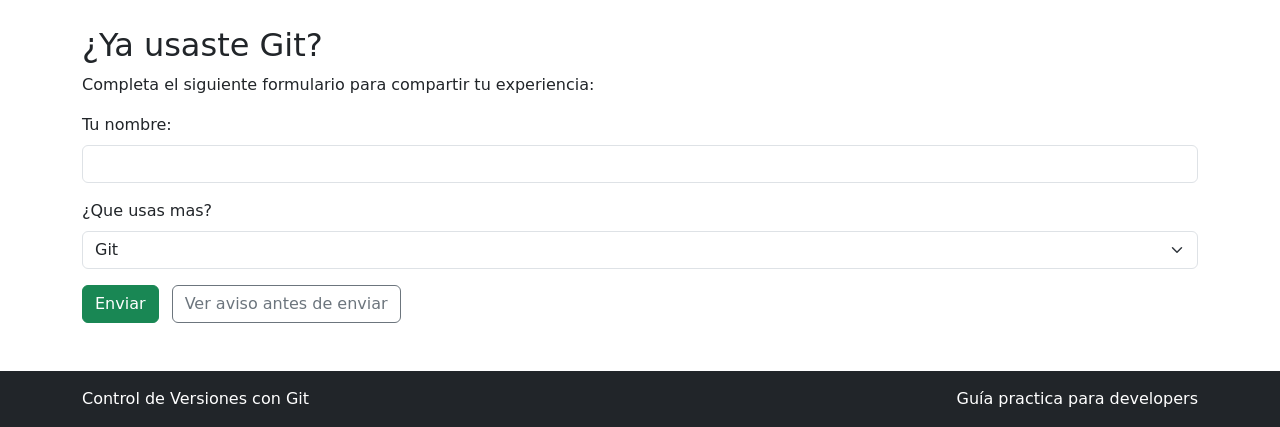
<file: tp-5/index.html>
<!DOCTYPE html>
<html lang="es">
<head>
    <meta charset="UTF-8">
    <meta name="viewport" content="width=device-width, initial-scale=1.0">
    <title>Control de Versiones con Git</title>
    <link rel="stylesheet" href="https://cdn.jsdelivr.net/npm/bootstrap@5.3.3/dist/css/bootstrap.min.css">
</head>
<body>

  
    <nav class="navbar navbar-expand-md navbar-dark bg-dark">
        <div class="container">
            <a class="navbar-brand" href="#">Git Docs</a>
            <button class="navbar-toggler" type="button" data-bs-toggle="collapse" data-bs-target="#navMenu">
                <span class="navbar-toggler-icon"></span>
            </button>
            <div class="collapse navbar-collapse" id="navMenu">
                <ul class="navbar-nav ms-auto">
                    <li class="nav-item"><a class="nav-link" href="#">Comandos</a></li>
                    <li class="nav-item"><a class="nav-link" href="#">Comparación</a></li>
                    <li class="nav-item"><a class="nav-link" href="#">Formulario</a></li>
                </ul>
            </div>
        </div>
    </nav>

    <div class="container mt-4">

        <h1 class="text-center mb-3">Control de Versiones con Git</h1>

        
        <p class="fs-5"><strong>Git</strong> es un sistema de control de versiones distribuido, ampliamente utilizado en el desarrollo de software moderno. Fue creado para gestionar proyectos de forma rápida, eficiente y colaborativa.</p>

        <div class="alert alert-info alert-dismissible fade show" role="alert">
            <strong>¿Sabías?</strong> Git fue creado por Linus Torvalds en 2005 para el desarrollo del kernel de Linux.
            <button type="button" class="btn-close" data-bs-dismiss="alert"></button>
        </div>

        <h2 class="mt-4">Comandos más populares de Git</h2>
        <ul class="list-group shadow my-3">
            <li class="list-group-item"><code>git init</code> — Inicializa un nuevo repositorio Git en el directorio actual. Este comando crea un repositorio vacío.</li>
            <li class="list-group-item"><code>git clone [url]</code> — Clona un repositorio remoto en tu máquina local. Ejemplo: <code>git clone https://github.com/usuario/repositorio.git</code>.</li>
            <li class="list-group-item"><code>git status</code> — Muestra el estado del repositorio: archivos modificados, nuevos archivos no rastreados, cambios preparados para el commit, etc.</li>
            <li class="list-group-item"><code>git add [archivo]</code> — Agrega un archivo o cambios específicos al área de preparación (staging area) para el commit.</li>
            <li class="list-group-item"><code>git commit -m "[mensaje]"</code> — Crea un commit con los archivos añadidos al área de preparación, agregando un mensaje descriptivo.</li>
            <li class="list-group-item"><code>git push</code> — Sube los cambios locales al repositorio remoto. Generalmente se usa después de un commit.</li>
            <li class="list-group-item"><code>git pull</code> — Obtiene y combina los cambios del repositorio remoto al local. Equivalente a <code>git fetch</code> seguido de <code>git merge</code>.</li>
            <li class="list-group-item"><code>git checkout [rama]</code> — Cambia a una rama específica. Si no existe, se puede crear con <code>git checkout -b [rama]</code>.</li>
        </ul>

       
        <div class="row g-3 my-2">
            <div class="col-12 col-md-4">
                <div class="card h-100 shadow-sm">
                    <div class="card-body">
                        <h5 class="card-title">Ramas</h5>
                        <p class="card-text">Las ramas (branches) permiten trabajar en nuevas funcionalidades sin afectar el código principal. Son una de las características más poderosas de Git.</p>
                    </div>
                </div>
            </div>
            <div class="col-12 col-md-4">
                <div class="card h-100 shadow-sm">
                    <div class="card-body">
                        <h5 class="card-title"> Merge</h5>
                        <p class="card-text">El merge combina los cambios de una rama en otra. Git intenta hacer esto automáticamente, pero a veces pueden surgir conflictos que hay que resolver manualmente.</p>
                    </div>
                </div>
            </div>
            <div class="col-12 col-md-4">
                <div class="card h-100 shadow-sm">
                    <div class="card-body">
                        <h5 class="card-title"> Repositorios remotos</h5>
                        <p class="card-text">Plataformas como GitHub, GitLab o Bitbucket permiten alojar repositorios en la nube para colaborar con otros desarrolladores de todo el mundo.</p>
                    </div>
                </div>
            </div>
        </div>

   
        <h2 class="mt-5">Comparación con otros sistemas</h2>
        <table class="table table-bordered table-striped table-hover mt-3">
            <thead class="table-dark">
                <tr>
                    <th>Sistema</th>
                    <th>Tipo</th>
                    <th>Popularidad</th>
                </tr>
            </thead>
            <tbody>
                <tr>
                    <td>Git</td>
                    <td>Distribuido</td>
                    <td>Muy alta</td>
                </tr>
                <tr>
                    <td>SVN</td>
                    <td>Centralizado</td>
                    <td>Media</td>
                </tr>
                <tr>
                    <td>Mercurial</td>
                    <td>Distribuido</td>
                    <td>Baja</td>
                </tr>
                <tr>
                    <td>Perforce</td>
                    <td>Centralizado</td>
                    <td>Especializado (AAA, empresas)</td>
                </tr>
            </tbody>
        </table>

  
        <h2 class="mt-5">Conceptos clave</h2>
        <div class="accordion my-3" id="acordeon">
            <div class="accordion-item">
                <h2 class="accordion-header">
                    <button class="accordion-button" type="button" data-bs-toggle="collapse" data-bs-target="#acc1">
                        ¿Que es un commit?
                    </button>
                </h2>
                <div id="acc1" class="accordion-collapse collapse show" data-bs-parent="#acordeon">
                    <div class="accordion-body">
                        Un commit es una instantanea del estado de tu proyecto en un momento determinado. Cada commit tiene un identificador único (hash) y un mensaje descriptivo.
                    </div>
                </div>
            </div>
            <div class="accordion-item">
                <h2 class="accordion-header">
                    <button class="accordion-button collapsed" type="button" data-bs-toggle="collapse" data-bs-target="#acc2">
                        ¿Que es el staging area?
                    </button>
                </h2>
                <div id="acc2" class="accordion-collapse collapse" data-bs-parent="#acordeon">
                    <div class="accordion-body">
                        El staging area (área de preparación) es una zona intermedia donde se van acumulando los cambios que se incluirán en el próximo commit, usando <code>git add</code>.
                    </div>
                </div>
            </div>
            <div class="accordion-item">
                <h2 class="accordion-header">
                    <button class="accordion-button collapsed" type="button" data-bs-toggle="collapse" data-bs-target="#acc3">
                        ¿Que diferencia hay entre Git y GitHub?
                    </button>
                </h2>
                <div id="acc3" class="accordion-collapse collapse" data-bs-parent="#acordeon">
                    <div class="accordion-body">
                        Git es el sistema de control de versiones que corre localmente en tu computadora. GitHub es una plataforma web que permite alojar repositorios Git en la nube y colaborar con otros.
                    </div>
                </div>
            </div>
        </div>

     
        <h2 class="mt-5">¿Ya usaste Git?</h2>
        <p>Completa el siguiente formulario para compartir tu experiencia:</p>

        <form class="mb-4">
            <div class="mb-3">
                <label for="nombre" class="form-label">Tu nombre:</label>
                <input type="text" id="nombre" name="nombre" class="form-control">
            </div>
            <div class="mb-3">
                <label for="experiencia" class="form-label">¿Que usas mas?</label>
                <select id="experiencia" name="experiencia" class="form-select">
                    <option value="git">Git</option>
                    <option value="github">Git + GitHub</option>
                    <option value="otro">Otro sistema</option>
                    <option value="ninguno">Todavia no uso ninguno</option>
                </select>
            </div>

          
            <button type="submit" class="btn btn-success">Enviar</button>
            <button type="button" class="btn btn-outline-secondary ms-2" data-bs-toggle="modal" data-bs-target="#modalConfirm">
                Ver aviso antes de enviar
            </button>
        </form>

    </div>

    <div class="modal fade" id="modalConfirm" tabindex="-1">
        <div class="modal-dialog">
            <div class="modal-content">
                <div class="modal-header">
                    <h5 class="modal-title">Aviso</h5>
                    <button type="button" class="btn-close" data-bs-dismiss="modal"></button>
                </div>
                <div class="modal-body">
                    Tus respuestas son anonimas y solo se usan con fines educativos. ¡Gracias por participar!
                </div>
                <div class="modal-footer">
                    <button type="button" class="btn btn-secondary" data-bs-dismiss="modal">Cerrar</button>
                    <button type="button" class="btn btn-success" data-bs-dismiss="modal">Entendido</button>
                </div>
            </div>
        </div>
    </div>

   
    <div class="position-fixed bottom-0 end-0 p-3" style="z-index: 1100">
        <div id="toastEnvio" class="toast align-items-center text-bg-success border-0" role="alert">
            <div class="d-flex">
                <div class="toast-body">
                     ¡Formulario enviado correctamente!
                </div>
                <button type="button" class="btn-close btn-close-white me-2 m-auto" data-bs-dismiss="toast"></button>
            </div>
        </div>
    </div>

    <footer class="bg-dark text-white mt-5 py-3">
        <div class="container d-flex justify-content-between">
            <span>Control de Versiones con Git</span>
            <span>Guía practica para developers</span>
        </div>
    </footer>

    <script src="https://cdn.jsdelivr.net/npm/bootstrap@5.3.3/dist/js/bootstrap.bundle.min.js"></script>
    <script>
     
        document.querySelector('form').addEventListener('submit', function(e) {
            e.preventDefault();
            const toast = new bootstrap.Toast(document.getElementById('toastEnvio'));
            toast.show();
        });
    </script>
</body>
</html>
</file>
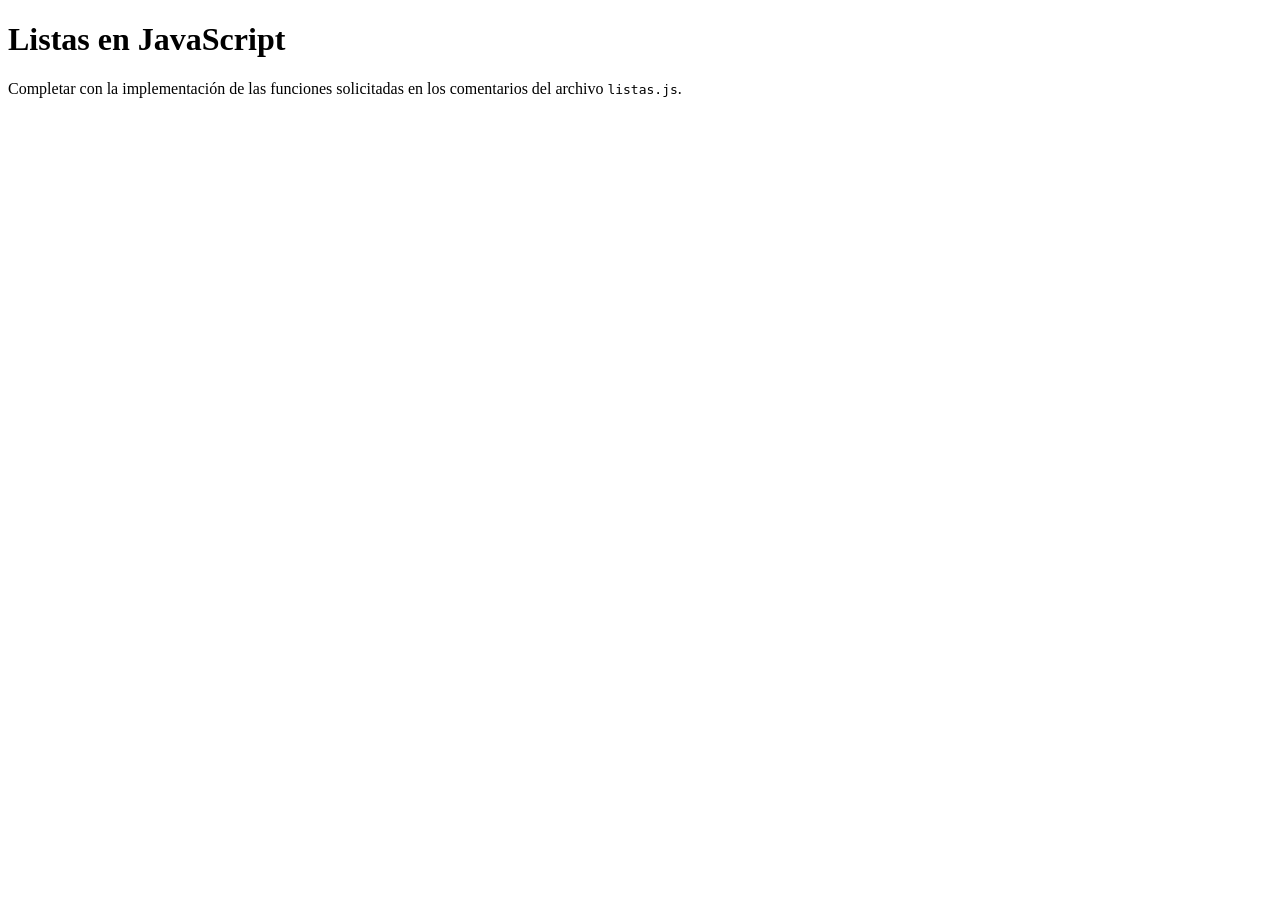
<file: tp-9/index.html>
<!DOCTYPE html>
<html>
<head>
	<meta charset="utf-8">
	<meta name="viewport" content="width=device-width, initial-scale=1">
	<title>Listas en JavaScript</title>
</head>
<body>
    <h1>Listas en JavaScript</h1>
    <p>Completar con la implementación de las funciones solicitadas en los comentarios del archivo <code>listas.js</code>.</p>
    <script src="listas.js"></script>
</body>
</html>
</file>
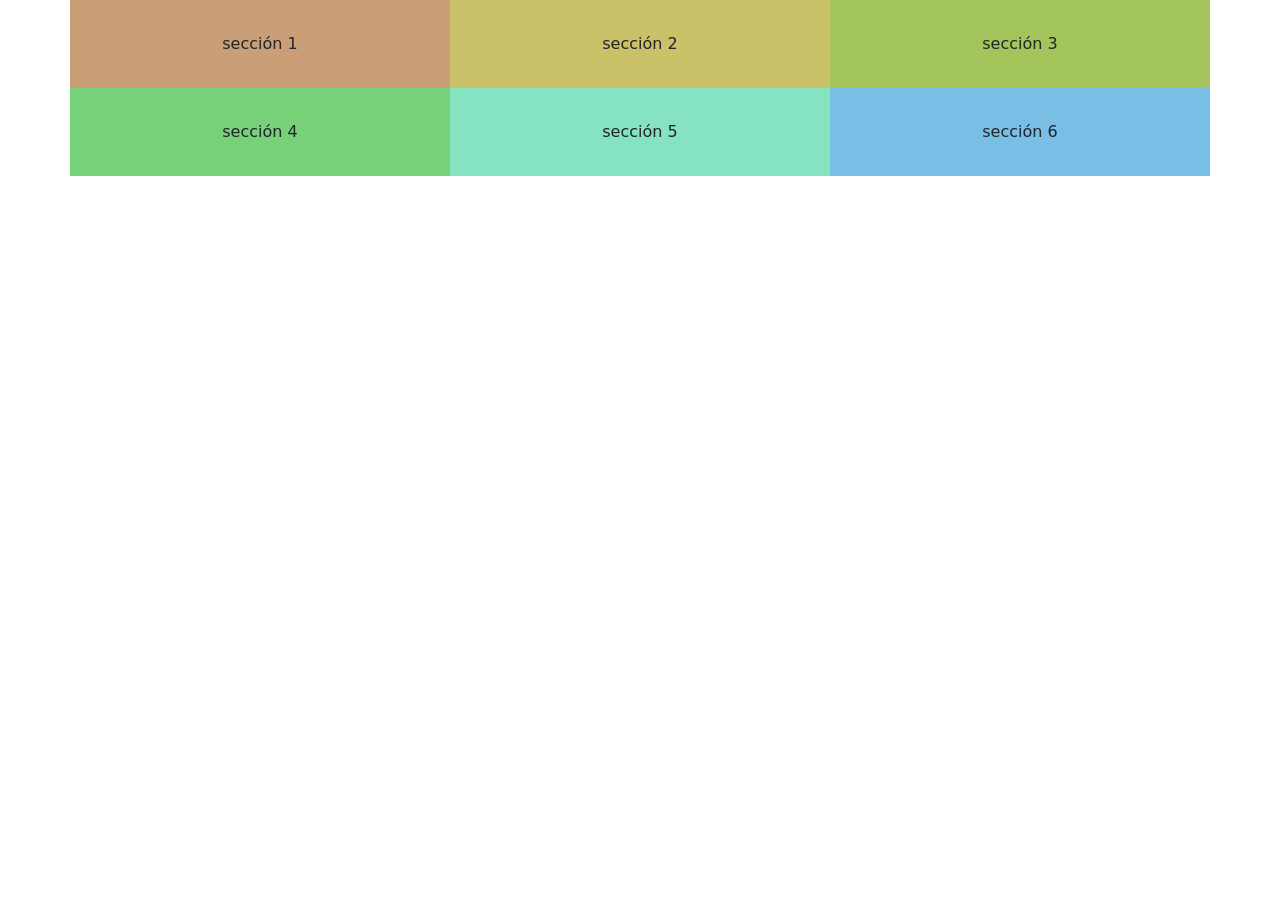
<file: tp-6/layout-1.html>
<!DOCTYPE html>
<html lang="es">
<head>
    <meta charset="UTF-8">
    <meta http-equiv="X-UA-Compatible" content="IE=edge">
    <meta name="viewport" content="width=device-width, initial-scale=1.0">
    <title>Layout 1</title>

    <!-- Bootstrap -->
    <link href="https://cdn.jsdelivr.net/npm/bootstrap@5.3.3/dist/css/bootstrap.min.css" rel="stylesheet">

    <style>
        .content {
            padding: 2em 0.5em;
            text-align: center;
        }

        .s1 { background-color: #ca9f77; }
        .s2 { background-color: #cbc168; }
        .s3 { background-color: #a3c55b; }
        .s4 { background-color: #76d179; }
        .s5 { background-color: #85e3c1; }
        .s6 { background-color: #79bfe5; }
    </style>
</head>

<body>

    <div class="container-sm g-0">
        <div class="row g-0">

            <div class="col-12 col-md-6 col-lg-4">
                <div class="content s1">sección 1</div>
            </div>

            <div class="col-12 col-md-6 col-lg-4">
                <div class="content s2">sección 2</div>
            </div>

            <div class="col-12 col-md-6 col-lg-4">
                <div class="content s3">sección 3</div>
            </div>

            <div class="col-12 col-md-6 col-lg-4">
                <div class="content s4">sección 4</div>
            </div>

            <div class="col-12 col-md-6 col-lg-4">
                <div class="content s5">sección 5</div>
            </div>

            <div class="col-12 col-md-6 col-lg-4">
                <div class="content s6">sección 6</div>
            </div>

        </div>
    </div>

</body>
</html>
</file>
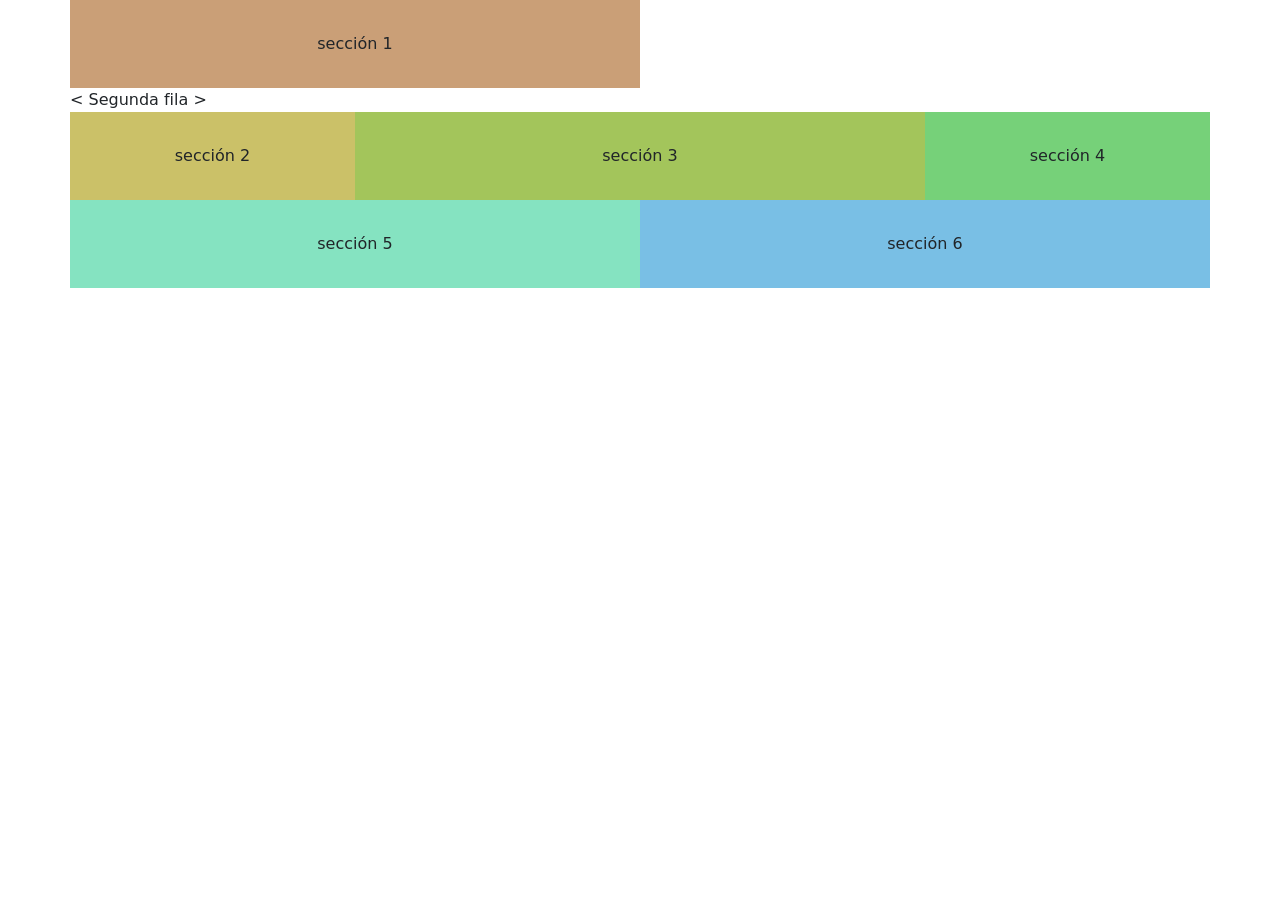
<file: tp-6/layout-2.html>
<!DOCTYPE html>
<html lang="es">
<head>
    <meta charset="UTF-8">
    <meta http-equiv="X-UA-Compatible" content="IE=edge">
    <meta name="viewport" content="width=device-width, initial-scale=1.0">
    <title>Layout 2</title>

    <Bootstrap >
    <link href="https://cdn.jsdelivr.net/npm/bootstrap@5.3.3/dist/css/bootstrap.min.css" rel="stylesheet">

    <style>
        .content {
            padding: 2em 0.5em;
            text-align: center;
        }

        .s1 { background-color: #ca9f77; }
        .s2 { background-color: #cbc168; }
        .s3 { background-color: #a3c55b; }
        .s4 { background-color: #76d179; }
        .s5 { background-color: #85e3c1; }
        .s6 { background-color: #79bfe5; }
    </style>
</head>

<body>

    <div class="container-sm g-0">

        <Primera fila >
        <div class="row g-0">

            <div class="col-12 col-md-6 col-lg-6">
                <div class="content s1">sección 1</div>
            </div>

        </div>

        < Segunda fila >
        <div class="row g-0">

            <div class="col-12 col-md-4 col-lg-3">
                <div class="content s2">sección 2</div>
            </div>

            <div class="col-12 col-md-4 col-lg-6">
                <div class="content s3">sección 3</div>
            </div>

            <div class="col-12 col-md-4 col-lg-3">
                <div class="content s4">sección 4</div>
            </div>

        </div>

        <Tercera fila >
        <div class="row g-0">

            <div class="col-6">
                <div class="content s5">sección 5</div>
            </div>

            <div class="col-6">
                <div class="content s6">sección 6</div>
            </div>

        </div>

    </div>

</body>
</html>
</file>
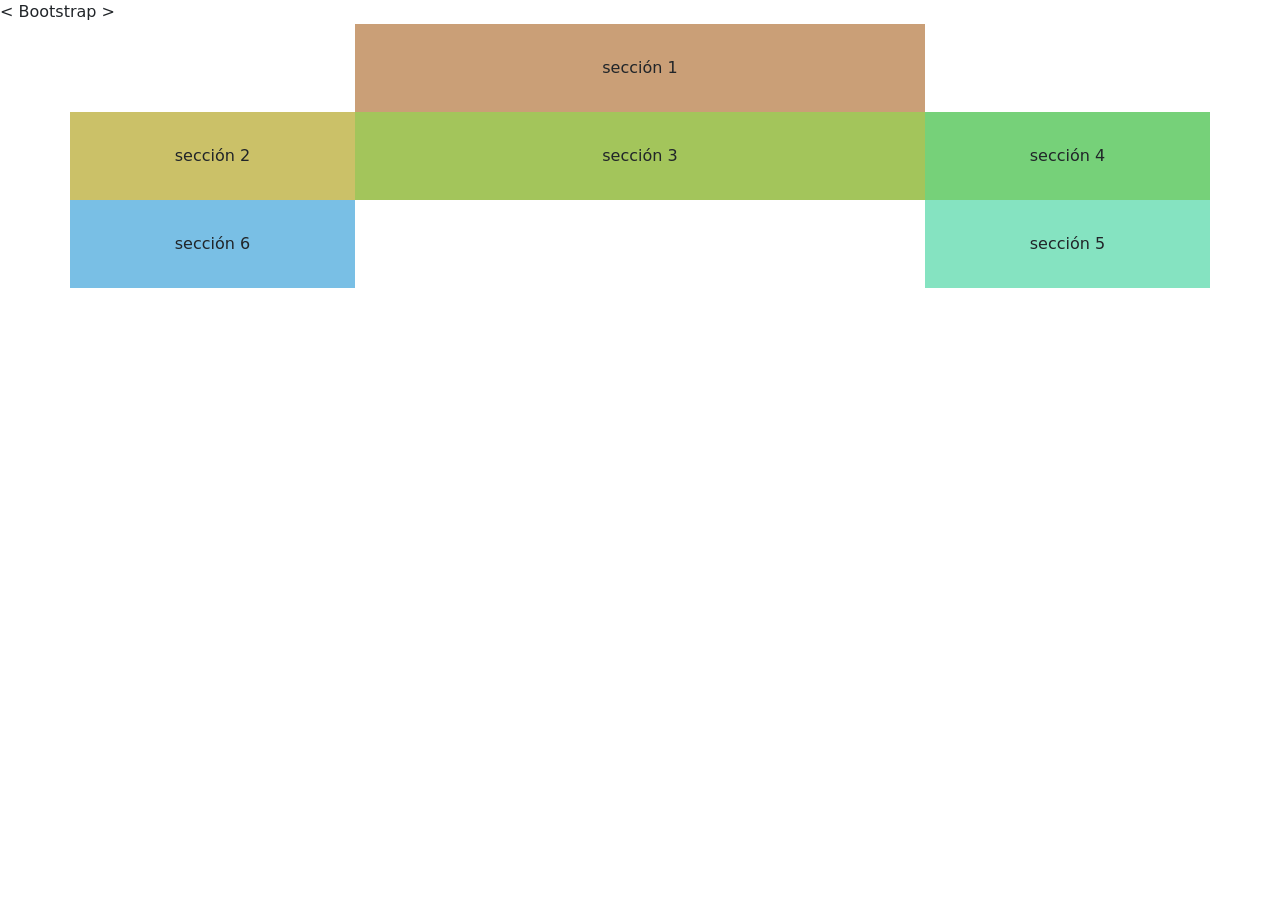
<file: tp-6/layout-3.html>
<!DOCTYPE html>
<html lang="es">
<head>
    <meta charset="UTF-8">
    <meta http-equiv="X-UA-Compatible" content="IE=edge">
    <meta name="viewport" content="width=device-width, initial-scale=1.0">
    <title>Layout 3</title>

    < Bootstrap >
    <link href="https://cdn.jsdelivr.net/npm/bootstrap@5.3.3/dist/css/bootstrap.min.css" rel="stylesheet">

    <style>
        .content {
            padding: 2em 0.5em;
            text-align: center;
        }

        .s1 { background-color: #ca9f77; }
        .s2 { background-color: #cbc168; }
        .s3 { background-color: #a3c55b; }
        .s4 { background-color: #76d179; }
        .s5 { background-color: #85e3c1; }
        .s6 { background-color: #79bfe5; }
    </style>
</head>

<body>

    <div class="container-sm g-0">

        <Primera fila >
        <div class="row g-0">

            <div class="col-12 col-md-6 offset-md-3 col-lg-6 offset-lg-3">
                <div class="content s1">sección 1</div>
            </div>

        </div>

        <Segunda fila >
        <div class="row g-0">

            <div class="col-12 col-md-4 col-lg-3 order-3 order-lg-1">
                <div class="content s2">sección 2</div>
            </div>

            <div class="col-12 col-md-4 col-lg-6 order-2">
                <div class="content s3">sección 3</div>
            </div>

            <div class="col-12 col-md-4 col-lg-3 order-1 order-lg-3">
                <div class="content s4">sección 4</div>
            </div>

        </div>

        <Tercera fila >
        <div class="row g-0">

            <div class="col-12 col-md-6 col-lg-3 order-1 order-md-2 order-lg-1">
                <div class="content s6">sección 6</div>
            </div>

            <div class="col-12 col-md-6 col-lg-3 offset-lg-6 order-2 order-md-1 order-lg-2">
                <div class="content s5">sección 5</div>
            </div>

        </div>

    </div>

</body>
</html>
</file>
<file: tp-3/styles.css>
#contenedor h1 {
    text-align: center;
}

#contenedor p,
p.fuente {
    font-family: serif;
}

#primer-parrafo.parrafo {
    background-color: #CEE;
}

#primer-parrafo.importante em {
    color: #933;
}

a {
    outline: 1px solid #333;
}

p.novelas.parrafo a {
    outline: 1px solid #333;
}

body p.fuente.parrafo {
    opacity: 1 !important;
}

p:not([id]) {
    background-color: rgba(190, 120, 240, 0.6);
}

body p.fuente.parrafo {
    color: #000 !important;
}

.complicado {
    font-weight: bold;
    color: #C62 !important;
}
</file>
